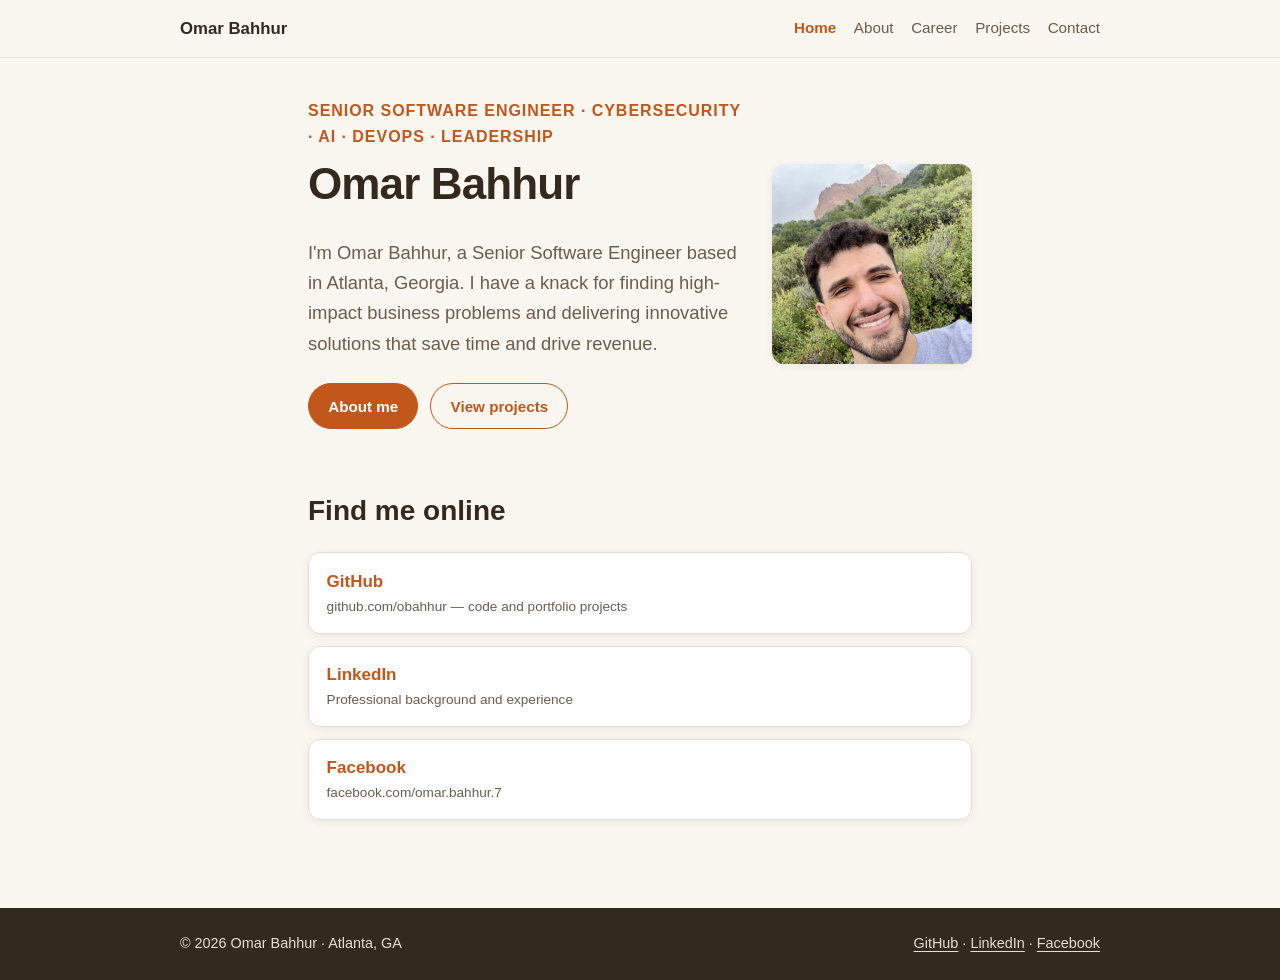
<file: index.html>
<!DOCTYPE html>
<html lang="en">
<head>
  <meta charset="utf-8">
  <meta name="viewport" content="width=device-width, initial-scale=1">
  <title>Omar Bahhur – Senior Software Engineer in Atlanta, GA</title>
  <meta name="description" content="Omar Bahhur is a Senior Software Engineer in Atlanta, Georgia, working across cybersecurity, AI, and engineering leadership. Learn about his background and projects.">
  <link rel="canonical" href="https://omarbahhur.com/">
  <link rel="stylesheet" href="css/style.css">

  <!-- Open Graph -->
  <meta property="og:type" content="website">
  <meta property="og:title" content="Omar Bahhur – Senior Software Engineer">
  <meta property="og:description" content="Senior Software Engineer in Atlanta, Georgia, working across cybersecurity, AI, and engineering leadership.">
  <meta property="og:url" content="https://omarbahhur.com/">
  <meta property="og:image" content="https://omarbahhur.com/images/omar-bahhur.jpg">
  <meta property="og:site_name" content="Omar Bahhur">

  <!-- Twitter card -->
  <meta name="twitter:card" content="summary">
  <meta name="twitter:title" content="Omar Bahhur – Senior Software Engineer">
  <meta name="twitter:description" content="Senior Software Engineer in Atlanta, Georgia, working across cybersecurity, AI, and engineering leadership.">
  <meta name="twitter:image" content="https://omarbahhur.com/images/omar-bahhur.jpg">

  <!-- JSON-LD Person schema -->
  <script type="application/ld+json">
  {
    "@context": "https://schema.org",
    "@type": "Person",
    "name": "Omar Bahhur",
    "url": "https://omarbahhur.com/",
    "image": "https://omarbahhur.com/images/omar-bahhur.jpg",
    "jobTitle": "Senior Software Engineer",
    "alumniOf": {
      "@type": "CollegeOrUniversity",
      "name": "Georgia Institute of Technology",
      "sameAs": "https://www.gatech.edu/"
    },
    "address": {
      "@type": "PostalAddress",
      "addressLocality": "Atlanta",
      "addressRegion": "GA",
      "addressCountry": "US"
    },
    "sameAs": [
      "https://www.linkedin.com/in/omar-bahhur-a6619187",
      "https://github.com/obahhur",
      "https://www.facebook.com/omar.bahhur.7/",
      "https://www.gofundme.com/u/omarbahhur"
    ]
  }
  </script>
</head>
<body>

  <header class="site-header">
    <div class="site-header__inner">
      <a class="site-header__name" href="/">Omar Bahhur</a>
      <nav class="site-nav" aria-label="Main">
        <ul>
          <li><a href="/" aria-current="page">Home</a></li>
          <li><a href="about.html">About</a></li>
          <li><a href="career.html">Career</a></li>
          <li><a href="projects.html">Projects</a></li>
          <li><a href="contact.html">Contact</a></li>
        </ul>
      </nav>
    </div>
  </header>

  <main>
    <section class="hero">
      <!--
        MAIN PORTRAIT — drop your photo in as images/omar-bahhur.jpg
        Guidance: ~1200px on the long edge, compressed (WebP or quality-80 JPG,
        aim for under ~150 KB). This same file is referenced by the JSON-LD
        schema and the Open Graph tags above, so keep the filename exactly
        omar-bahhur.jpg.
      -->
      <figure class="hero__photo">
        <img src="images/omar-bahhur.jpg" alt="Portrait of Omar Bahhur" width="200" height="200">
      </figure>
      <div>
        <p class="hero__role">Senior Software Engineer · Cybersecurity · AI · DevOps · Leadership</p>
        <h1>Omar Bahhur</h1>
        <p class="lede">
          I'm Omar Bahhur, a Senior Software Engineer based in Atlanta, Georgia.
          I have a knack for finding high-impact business problems and delivering
          innovative solutions that save time and drive revenue.
        </p>
        <div class="button-row">
          <a class="button" href="about.html">About me</a>
          <a class="button button--ghost" href="projects.html">View projects</a>
        </div>
      </div>
    </section>

    <section aria-label="Profiles">
      <h2>Find me online</h2>
      <ul class="profile-links">
        <li>
          <a href="https://github.com/obahhur">
            <span class="profile-links__label">GitHub</span>
            <span class="profile-links__detail">github.com/obahhur — code and portfolio projects</span>
          </a>
        </li>
        <li>
          <a href="https://www.linkedin.com/in/omar-bahhur-a6619187">
            <span class="profile-links__label">LinkedIn</span>
            <span class="profile-links__detail">Professional background and experience</span>
          </a>
        </li>
        <li>
          <a href="https://www.facebook.com/omar.bahhur.7/">
            <span class="profile-links__label">Facebook</span>
            <span class="profile-links__detail">facebook.com/omar.bahhur.7</span>
          </a>
        </li>
      </ul>
    </section>
  </main>

  <footer class="site-footer">
    <div class="site-footer__inner">
      <span>© 2026 Omar Bahhur · Atlanta, GA</span>
      <span>
        <a href="https://github.com/obahhur">GitHub</a> ·
        <a href="https://www.linkedin.com/in/omar-bahhur-a6619187">LinkedIn</a> ·
        <a href="https://www.facebook.com/omar.bahhur.7/">Facebook</a>
      </span>
    </div>
  </footer>

</body>
</html>
</file>
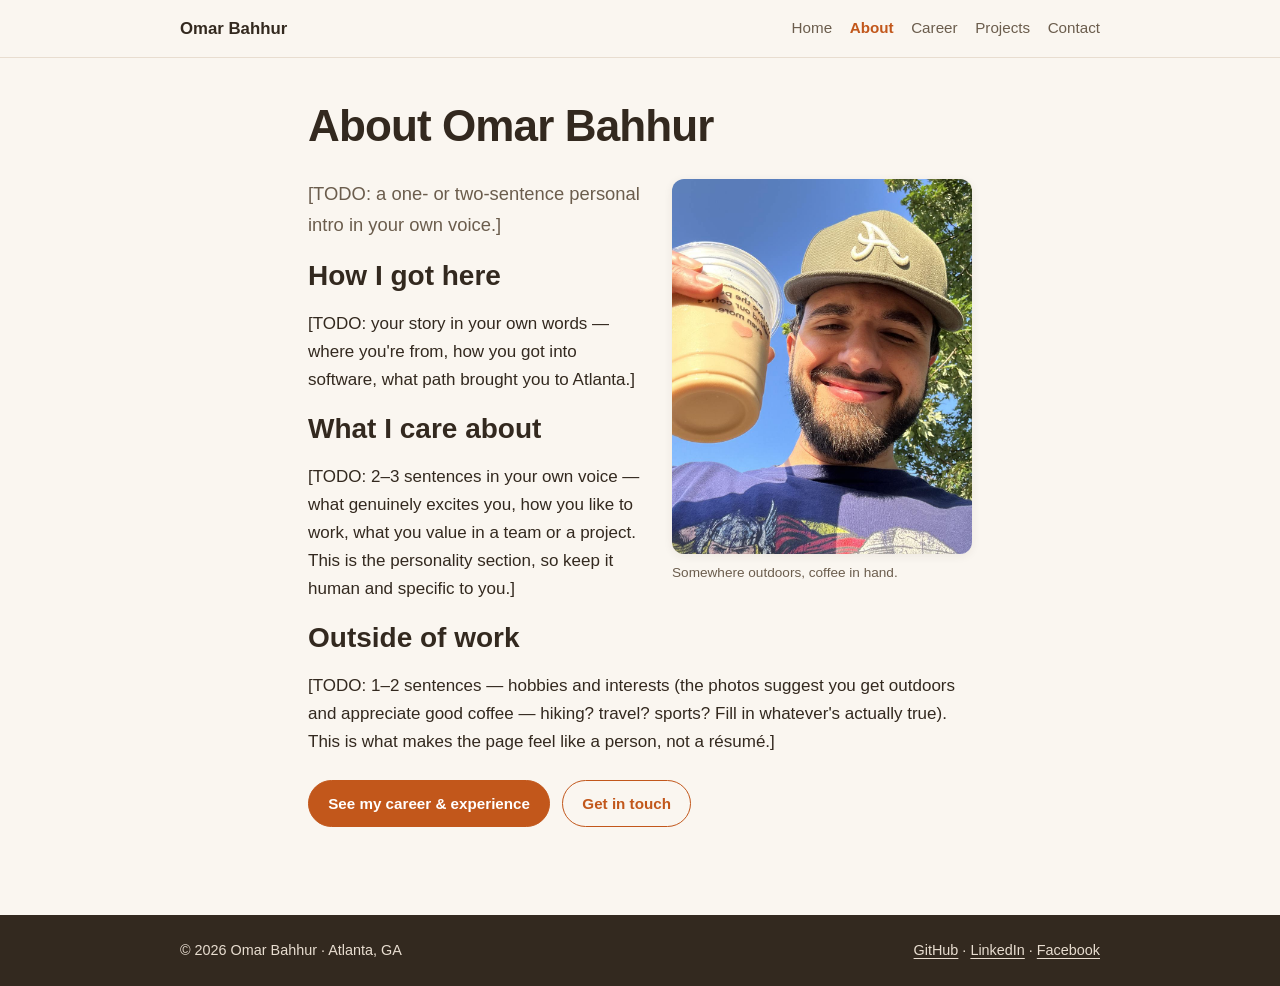
<file: about.html>
<!DOCTYPE html>
<html lang="en">
<head>
  <meta charset="utf-8">
  <meta name="viewport" content="width=device-width, initial-scale=1">
  <title>Omar Bahhur – About</title>
  <meta name="description" content="Get to know Omar Bahhur — a software engineer in Atlanta, Georgia. His story from Cleveland to Atlanta, what drives him, and life outside the code.">
  <!-- TEMPORARY: page still has placeholder content. Remove this noindex line
       and re-add about.html to sitemap.xml once the bio is written. -->
  <meta name="robots" content="noindex">
  <link rel="canonical" href="https://omarbahhur.com/about.html">
  <link rel="stylesheet" href="css/style.css">

  <!-- Open Graph -->
  <meta property="og:type" content="profile">
  <meta property="og:title" content="Omar Bahhur – About">
  <meta property="og:description" content="Get to know Omar Bahhur — a software engineer in Atlanta, Georgia. His story, what drives him, and life outside the code.">
  <meta property="og:url" content="https://omarbahhur.com/about.html">
  <meta property="og:image" content="https://omarbahhur.com/images/omar-bahhur.jpg">
  <meta property="og:site_name" content="Omar Bahhur">

  <!-- Twitter card -->
  <meta name="twitter:card" content="summary">
  <meta name="twitter:title" content="Omar Bahhur – About">
  <meta name="twitter:description" content="Get to know Omar Bahhur — a software engineer in Atlanta, Georgia.">
  <meta name="twitter:image" content="https://omarbahhur.com/images/omar-bahhur.jpg">
</head>
<body>

  <header class="site-header">
    <div class="site-header__inner">
      <a class="site-header__name" href="/">Omar Bahhur</a>
      <nav class="site-nav" aria-label="Main">
        <ul>
          <li><a href="/">Home</a></li>
          <li><a href="about.html" aria-current="page">About</a></li>
          <li><a href="career.html">Career</a></li>
          <li><a href="projects.html">Projects</a></li>
          <li><a href="contact.html">Contact</a></li>
        </ul>
      </nav>
    </div>
  </header>

  <main>
    <h1>About Omar Bahhur</h1>

    <!--
      PERSONAL PHOTO — images/omar-bahhur-about.jpg
      A casual/contextual shot (not the formal portrait). ~1000px+ wide,
      WebP or quality-80 JPG, under ~200 KB.
    -->
    <figure class="figure-photo figure-photo--portrait">
      <img src="images/omar-bahhur-about.jpg" alt="Omar Bahhur in Atlanta, Georgia" width="1000" height="1250">
      <figcaption>Somewhere outdoors, coffee in hand.</figcaption>
    </figure>

    <p class="lede">
      [TODO: a one- or two-sentence personal intro in your own voice.]
    </p>

    <h2>How I got here</h2>
    <p>
      [TODO: your story in your own words — where you're from, how you got into
      software, what path brought you to Atlanta.]
    </p>

    <h2>What I care about</h2>
    <p>
      [TODO: 2–3 sentences in your own voice — what genuinely excites you,
      how you like to work, what you value in a team or a project. This is the
      personality section, so keep it human and specific to you.]
    </p>

    <h2>Outside of work</h2>
    <p>
      [TODO: 1–2 sentences — hobbies and interests (the photos suggest you get
      outdoors and appreciate good coffee — hiking? travel? sports? Fill in
      whatever's actually true). This is what makes the page feel like a person,
      not a résumé.]
    </p>

    <div class="button-row">
      <a class="button" href="career.html">See my career &amp; experience</a>
      <a class="button button--ghost" href="contact.html">Get in touch</a>
    </div>
  </main>

  <footer class="site-footer">
    <div class="site-footer__inner">
      <span>© 2026 Omar Bahhur · Atlanta, GA</span>
      <span>
        <a href="https://github.com/obahhur">GitHub</a> ·
        <a href="https://www.linkedin.com/in/omar-bahhur-a6619187">LinkedIn</a> ·
        <a href="https://www.facebook.com/omar.bahhur.7/">Facebook</a>
      </span>
    </div>
  </footer>

</body>
</html>
</file>
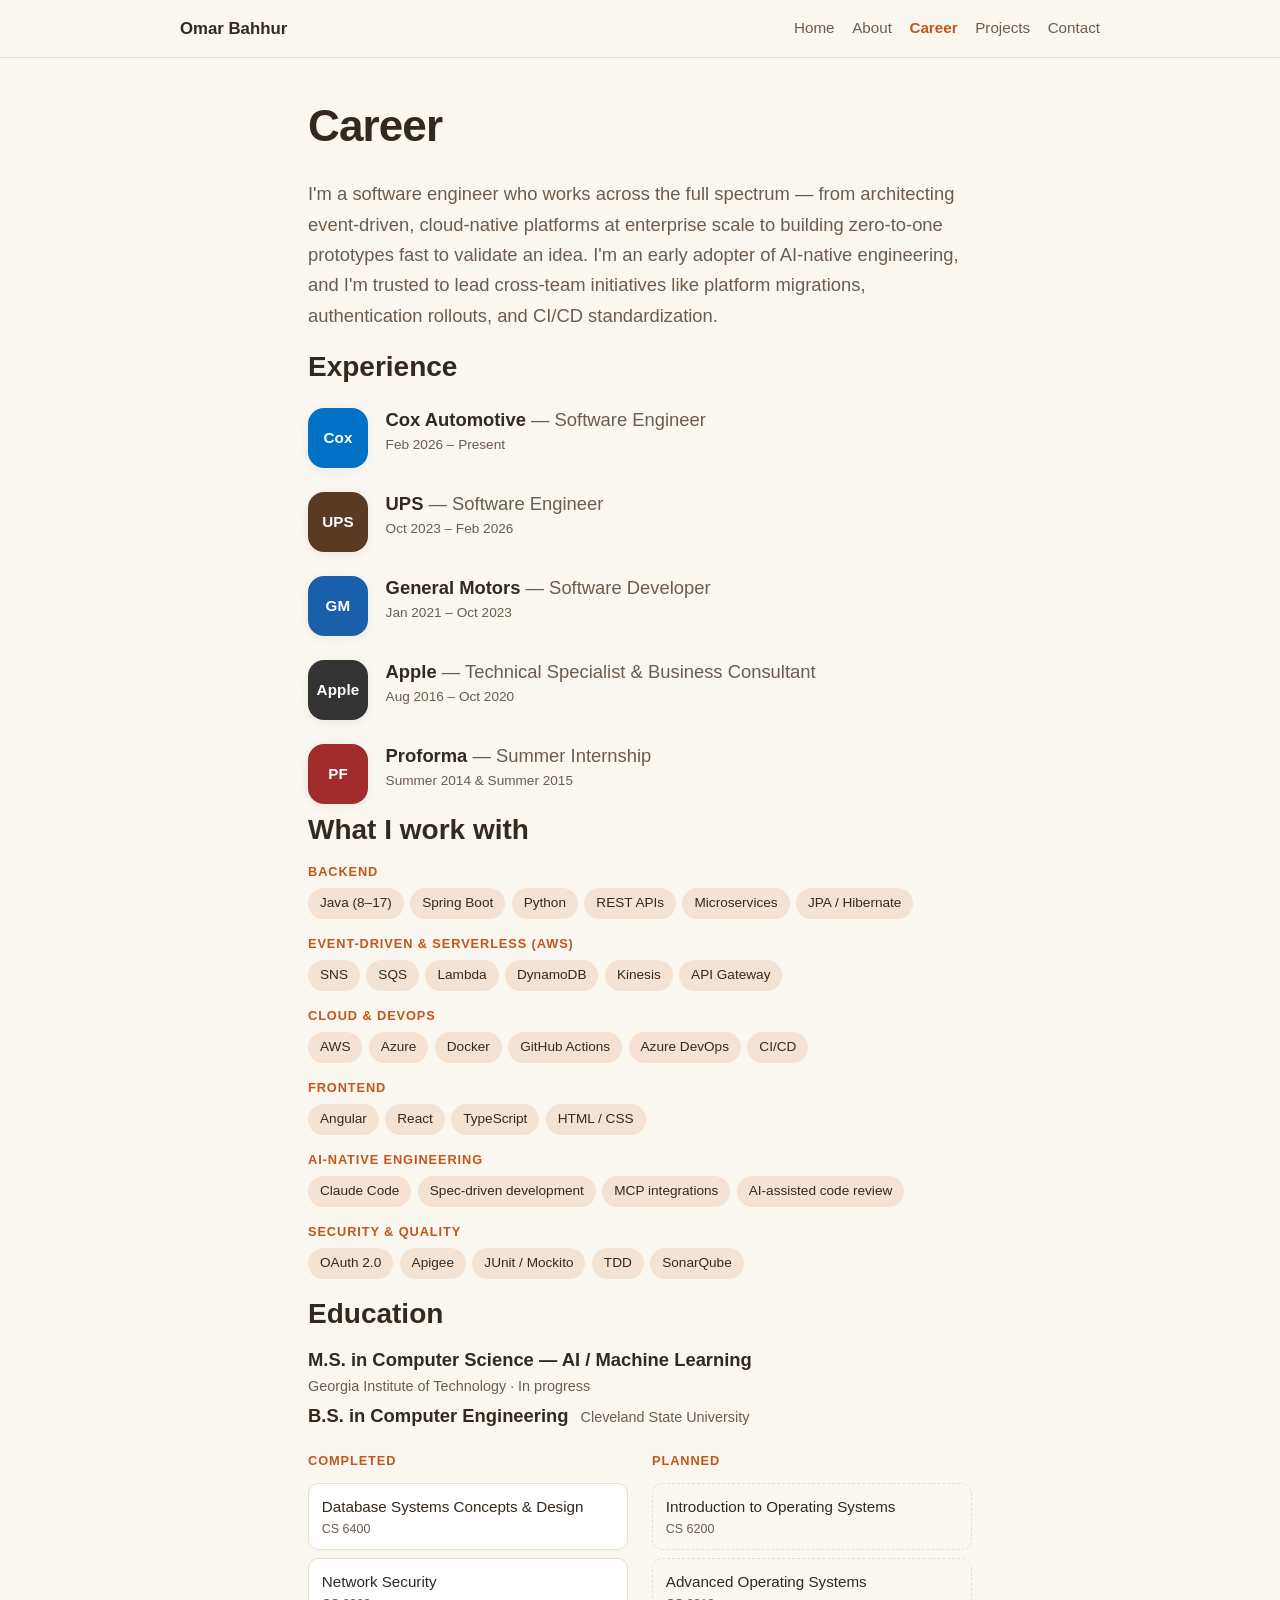
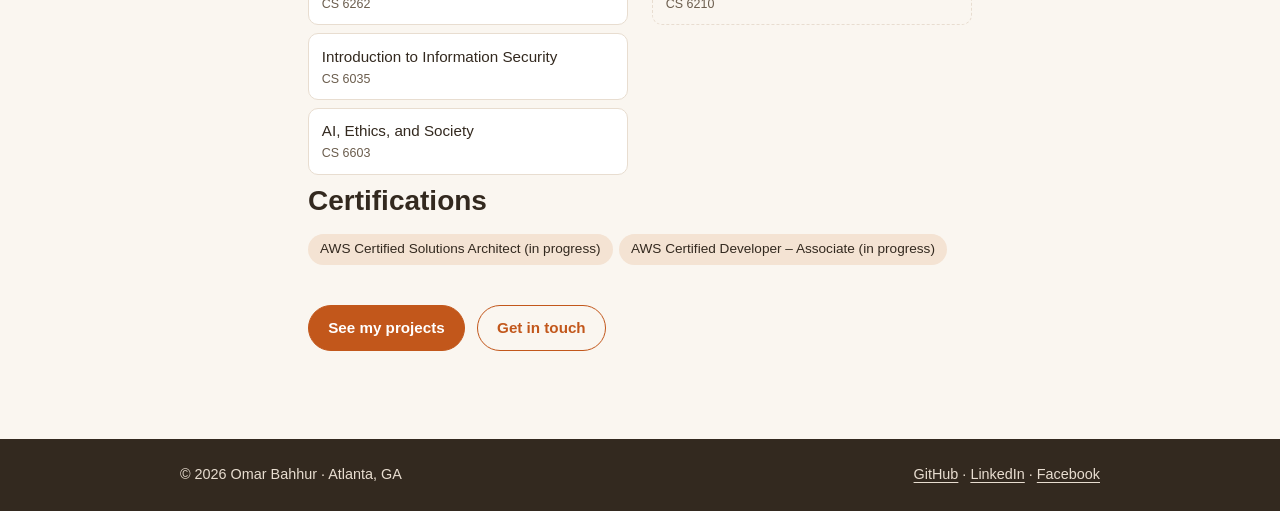
<file: career.html>
<!DOCTYPE html>
<html lang="en">
<head>
  <meta charset="utf-8">
  <meta name="viewport" content="width=device-width, initial-scale=1">
  <title>Omar Bahhur – Career &amp; Experience</title>
  <meta name="description" content="The professional experience of Omar Bahhur, a software engineer in Atlanta — roles at Cox Automotive, UPS, General Motors, and Apple, plus skills and education.">
  <link rel="canonical" href="https://omarbahhur.com/career.html">
  <link rel="stylesheet" href="css/style.css">

  <!-- Open Graph -->
  <meta property="og:type" content="profile">
  <meta property="og:title" content="Omar Bahhur – Career &amp; Experience">
  <meta property="og:description" content="Software engineer in Atlanta with experience at Cox Automotive, UPS, General Motors, and Apple.">
  <meta property="og:url" content="https://omarbahhur.com/career.html">
  <meta property="og:image" content="https://omarbahhur.com/images/omar-bahhur.jpg">
  <meta property="og:site_name" content="Omar Bahhur">

  <!-- Twitter card -->
  <meta name="twitter:card" content="summary">
  <meta name="twitter:title" content="Omar Bahhur – Career &amp; Experience">
  <meta name="twitter:description" content="Software engineer in Atlanta with experience at Cox Automotive, UPS, General Motors, and Apple.">
  <meta name="twitter:image" content="https://omarbahhur.com/images/omar-bahhur.jpg">
</head>
<body>

  <header class="site-header">
    <div class="site-header__inner">
      <a class="site-header__name" href="/">Omar Bahhur</a>
      <nav class="site-nav" aria-label="Main">
        <ul>
          <li><a href="/">Home</a></li>
          <li><a href="about.html">About</a></li>
          <li><a href="career.html" aria-current="page">Career</a></li>
          <li><a href="projects.html">Projects</a></li>
          <li><a href="contact.html">Contact</a></li>
        </ul>
      </nav>
    </div>
  </header>

  <main>
    <h1>Career</h1>

    <p class="lede">
      I'm a software engineer who works across the full spectrum — from
      architecting event-driven, cloud-native platforms at enterprise scale to
      building zero-to-one prototypes fast to validate an idea. I'm an early
      adopter of AI-native engineering, and I'm trusted to lead cross-team
      initiatives like platform migrations, authentication rollouts, and CI/CD
      standardization.
    </p>

    <h2>Experience</h2>
    <!--
      EXPERIENCE — badges are stylized monograms, not official logos.
      Reverse-chronological (most recent first).
    -->
    <ul class="experience">
      <li class="experience__item">
        <span class="company-badge company-badge--cox" aria-hidden="true">Cox</span>
        <div class="experience__body">
          <h3>Cox Automotive <span class="experience__role">— Software Engineer</span></h3>
          <p class="experience__meta">Feb 2026 – Present</p>
        </div>
      </li>
      <li class="experience__item">
        <span class="company-badge company-badge--ups" aria-hidden="true">UPS</span>
        <div class="experience__body">
          <h3>UPS <span class="experience__role">— Software Engineer</span></h3>
          <p class="experience__meta">Oct 2023 – Feb 2026</p>
        </div>
      </li>
      <li class="experience__item">
        <span class="company-badge company-badge--gm" aria-hidden="true">GM</span>
        <div class="experience__body">
          <h3>General Motors <span class="experience__role">— Software Developer</span></h3>
          <p class="experience__meta">Jan 2021 – Oct 2023</p>
        </div>
      </li>
      <li class="experience__item">
        <span class="company-badge company-badge--apple" aria-hidden="true">Apple</span>
        <div class="experience__body">
          <h3>Apple <span class="experience__role">— Technical Specialist &amp; Business Consultant</span></h3>
          <p class="experience__meta">Aug 2016 – Oct 2020</p>
        </div>
      </li>
      <li class="experience__item">
        <span class="company-badge company-badge--proforma" aria-hidden="true">PF</span>
        <div class="experience__body">
          <h3>Proforma <span class="experience__role">— Summer Internship</span></h3>
          <p class="experience__meta">Summer 2014 &amp; Summer 2015</p>
        </div>
      </li>
    </ul>

    <h2>What I work with</h2>
    <div class="skill-group">
      <h3>Backend</h3>
      <ul class="tags">
        <li>Java (8–17)</li><li>Spring Boot</li><li>Python</li>
        <li>REST APIs</li><li>Microservices</li><li>JPA / Hibernate</li>
      </ul>
    </div>
    <div class="skill-group">
      <h3>Event-Driven &amp; Serverless (AWS)</h3>
      <ul class="tags">
        <li>SNS</li><li>SQS</li><li>Lambda</li><li>DynamoDB</li>
        <li>Kinesis</li><li>API Gateway</li>
      </ul>
    </div>
    <div class="skill-group">
      <h3>Cloud &amp; DevOps</h3>
      <ul class="tags">
        <li>AWS</li><li>Azure</li><li>Docker</li>
        <li>GitHub Actions</li><li>Azure DevOps</li><li>CI/CD</li>
      </ul>
    </div>
    <div class="skill-group">
      <h3>Frontend</h3>
      <ul class="tags">
        <li>Angular</li><li>React</li><li>TypeScript</li><li>HTML / CSS</li>
      </ul>
    </div>
    <div class="skill-group">
      <h3>AI-Native Engineering</h3>
      <ul class="tags">
        <li>Claude Code</li><li>Spec-driven development</li>
        <li>MCP integrations</li><li>AI-assisted code review</li>
      </ul>
    </div>
    <div class="skill-group">
      <h3>Security &amp; Quality</h3>
      <ul class="tags">
        <li>OAuth 2.0</li><li>Apigee</li><li>JUnit / Mockito</li>
        <li>TDD</li><li>SonarQube</li>
      </ul>
    </div>

    <h2>Education</h2>
    <div class="education-school">
      <h3>M.S. in Computer Science — AI / Machine Learning</h3>
      <span class="education-meta">Georgia Institute of Technology · In progress</span>
    </div>
    <div class="education-school">
      <h3>B.S. in Computer Engineering</h3>
      <span class="education-meta">Cleveland State University</span>
    </div>

    <!--
      COURSES (Georgia Tech OMSCS) — move a course from "Planned" to
      "Completed" as you finish it. Each <li>: title on the first line,
      course code in the <span class="course-code">.
    -->
    <div class="course-columns">
      <div class="course-group">
        <h4>Completed</h4>
        <ul class="course-list">
          <li>Database Systems Concepts &amp; Design
            <span class="course-code">CS 6400</span></li>
          <li>Network Security
            <span class="course-code">CS 6262</span></li>
          <li>Introduction to Information Security
            <span class="course-code">CS 6035</span></li>
          <li>AI, Ethics, and Society
            <span class="course-code">CS 6603</span></li>
        </ul>
      </div>
      <div class="course-group">
        <h4>Planned</h4>
        <ul class="course-list course-list--planned">
          <li>Introduction to Operating Systems
            <span class="course-code">CS 6200</span></li>
          <li>Advanced Operating Systems
            <span class="course-code">CS 6210</span></li>
        </ul>
      </div>
    </div>

    <h2>Certifications</h2>
    <ul class="tags">
      <li>AWS Certified Solutions Architect (in progress)</li>
      <li>AWS Certified Developer – Associate (in progress)</li>
    </ul>

    <div class="button-row" style="margin-top: 2.5rem;">
      <a class="button" href="projects.html">See my projects</a>
      <a class="button button--ghost" href="contact.html">Get in touch</a>
    </div>
  </main>

  <footer class="site-footer">
    <div class="site-footer__inner">
      <span>© 2026 Omar Bahhur · Atlanta, GA</span>
      <span>
        <a href="https://github.com/obahhur">GitHub</a> ·
        <a href="https://www.linkedin.com/in/omar-bahhur-a6619187">LinkedIn</a> ·
        <a href="https://www.facebook.com/omar.bahhur.7/">Facebook</a>
      </span>
    </div>
  </footer>

</body>
</html>
</file>
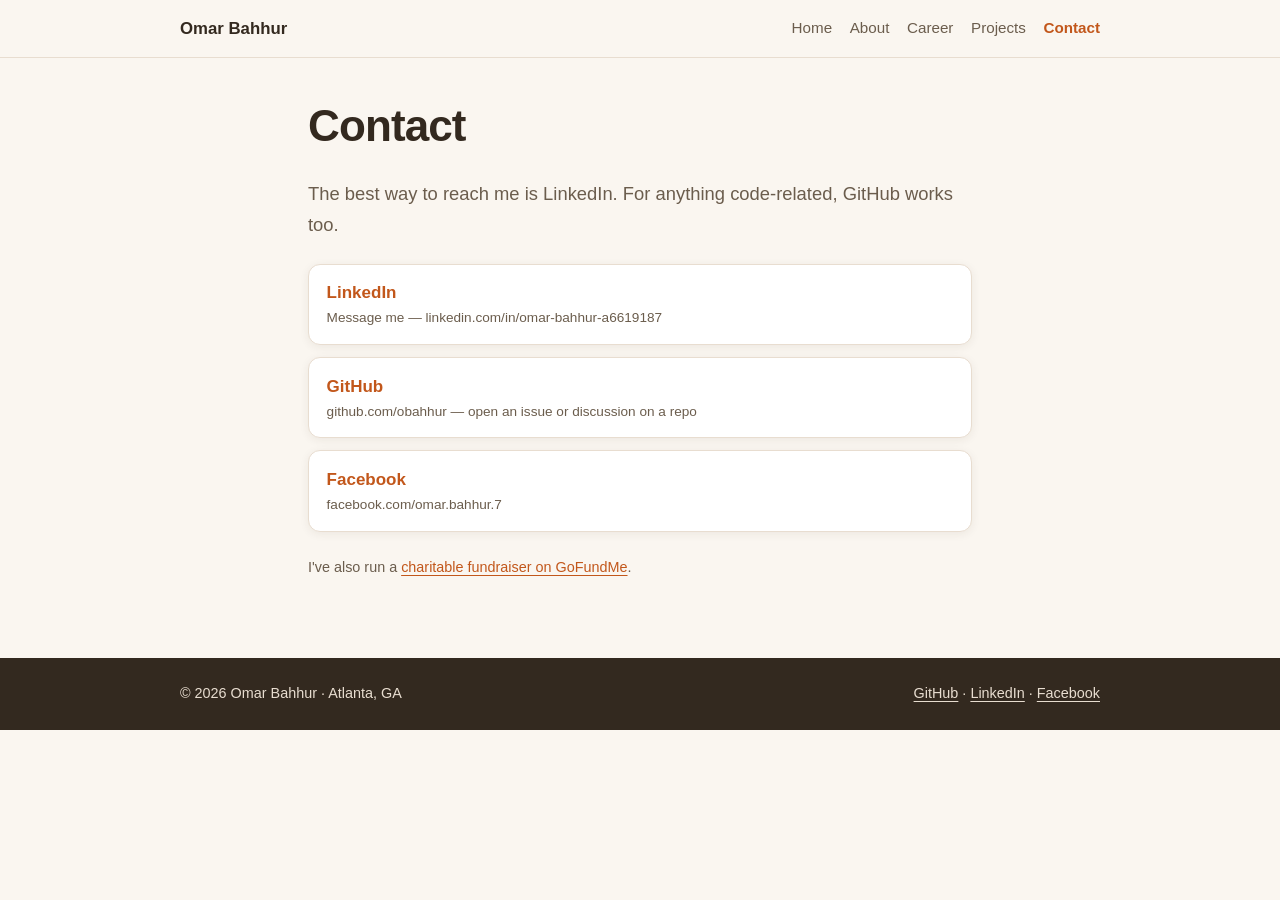
<file: contact.html>
<!DOCTYPE html>
<html lang="en">
<head>
  <meta charset="utf-8">
  <meta name="viewport" content="width=device-width, initial-scale=1">
  <title>Omar Bahhur – Contact</title>
  <meta name="description" content="Get in touch with Omar Bahhur, Senior Software Engineer in Atlanta, Georgia — reach out via LinkedIn or GitHub.">
  <link rel="canonical" href="https://omarbahhur.com/contact.html">
  <link rel="stylesheet" href="css/style.css">

  <!-- Open Graph -->
  <meta property="og:type" content="website">
  <meta property="og:title" content="Omar Bahhur – Contact">
  <meta property="og:description" content="Get in touch with Omar Bahhur via LinkedIn or GitHub.">
  <meta property="og:url" content="https://omarbahhur.com/contact.html">
  <meta property="og:image" content="https://omarbahhur.com/images/omar-bahhur.jpg">
  <meta property="og:site_name" content="Omar Bahhur">

  <!-- Twitter card -->
  <meta name="twitter:card" content="summary">
  <meta name="twitter:title" content="Omar Bahhur – Contact">
  <meta name="twitter:description" content="Get in touch with Omar Bahhur via LinkedIn or GitHub.">
  <meta name="twitter:image" content="https://omarbahhur.com/images/omar-bahhur.jpg">
</head>
<body>

  <header class="site-header">
    <div class="site-header__inner">
      <a class="site-header__name" href="/">Omar Bahhur</a>
      <nav class="site-nav" aria-label="Main">
        <ul>
          <li><a href="/">Home</a></li>
          <li><a href="about.html">About</a></li>
          <li><a href="career.html">Career</a></li>
          <li><a href="projects.html">Projects</a></li>
          <li><a href="contact.html" aria-current="page">Contact</a></li>
        </ul>
      </nav>
    </div>
  </header>

  <main>
    <h1>Contact</h1>
    <p class="lede">
      The best way to reach me is LinkedIn. For anything code-related,
      GitHub works too.
    </p>

    <ul class="profile-links">
      <li>
        <a href="https://www.linkedin.com/in/omar-bahhur-a6619187">
          <span class="profile-links__label">LinkedIn</span>
          <span class="profile-links__detail">Message me — linkedin.com/in/omar-bahhur-a6619187</span>
        </a>
      </li>
      <li>
        <a href="https://github.com/obahhur">
          <span class="profile-links__label">GitHub</span>
          <span class="profile-links__detail">github.com/obahhur — open an issue or discussion on a repo</span>
        </a>
      </li>
      <li>
        <a href="https://www.facebook.com/omar.bahhur.7/">
          <span class="profile-links__label">Facebook</span>
          <span class="profile-links__detail">facebook.com/omar.bahhur.7</span>
        </a>
      </li>
    </ul>

    <p class="contact-aside">
      I've also run a
      <a href="https://www.gofundme.com/f/6cp7dj4">charitable fundraiser on GoFundMe</a>.
    </p>
    <!-- No public email by request; add a mailto: entry here later if that changes. -->
  </main>

  <footer class="site-footer">
    <div class="site-footer__inner">
      <span>© 2026 Omar Bahhur · Atlanta, GA</span>
      <span>
        <a href="https://github.com/obahhur">GitHub</a> ·
        <a href="https://www.linkedin.com/in/omar-bahhur-a6619187">LinkedIn</a> ·
        <a href="https://www.facebook.com/omar.bahhur.7/">Facebook</a>
      </span>
    </div>
  </footer>

</body>
</html>
</file>
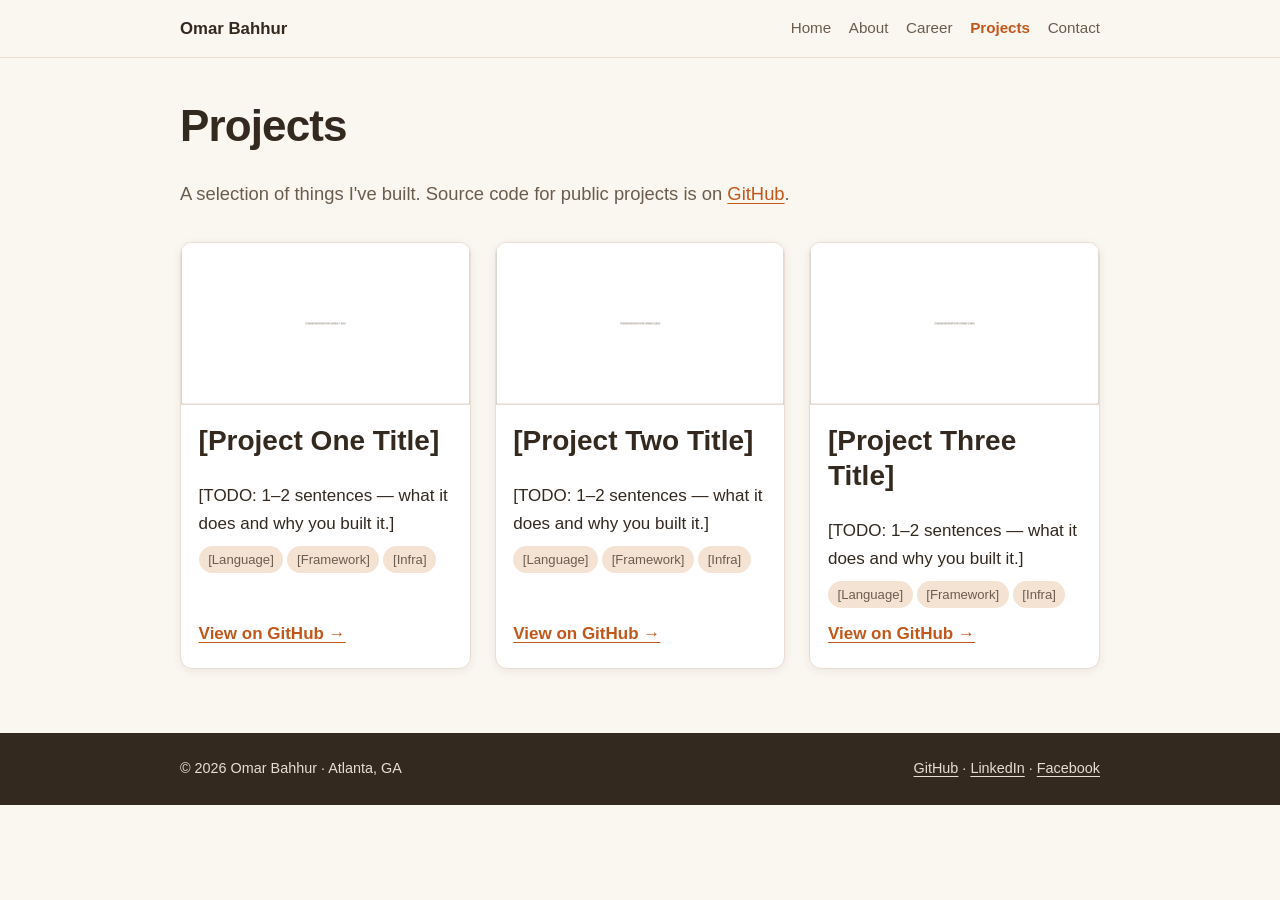
<file: projects.html>
<!DOCTYPE html>
<html lang="en">
<head>
  <meta charset="utf-8">
  <meta name="viewport" content="width=device-width, initial-scale=1">
  <title>Omar Bahhur – Projects</title>
  <meta name="description" content="Software projects by Omar Bahhur — apps and tools spanning cybersecurity, AI, and full-stack engineering, with source code on GitHub.">
  <!-- TEMPORARY: page still has placeholder project cards. Remove this noindex
       line and re-add projects.html to sitemap.xml once real projects are in. -->
  <meta name="robots" content="noindex">
  <link rel="canonical" href="https://omarbahhur.com/projects.html">
  <link rel="stylesheet" href="css/style.css">

  <!-- Open Graph -->
  <meta property="og:type" content="website">
  <meta property="og:title" content="Omar Bahhur – Projects">
  <meta property="og:description" content="Software projects by Omar Bahhur — apps and tools spanning cybersecurity, AI, and full-stack engineering.">
  <meta property="og:url" content="https://omarbahhur.com/projects.html">
  <meta property="og:image" content="https://omarbahhur.com/images/omar-bahhur.jpg">
  <meta property="og:site_name" content="Omar Bahhur">

  <!-- Twitter card -->
  <meta name="twitter:card" content="summary">
  <meta name="twitter:title" content="Omar Bahhur – Projects">
  <meta name="twitter:description" content="Software projects by Omar Bahhur — cybersecurity, AI, and full-stack engineering.">
  <meta name="twitter:image" content="https://omarbahhur.com/images/omar-bahhur.jpg">
</head>
<body>

  <header class="site-header">
    <div class="site-header__inner">
      <a class="site-header__name" href="/">Omar Bahhur</a>
      <nav class="site-nav" aria-label="Main">
        <ul>
          <li><a href="/">Home</a></li>
          <li><a href="about.html">About</a></li>
          <li><a href="career.html">Career</a></li>
          <li><a href="projects.html" aria-current="page">Projects</a></li>
          <li><a href="contact.html">Contact</a></li>
        </ul>
      </nav>
    </div>
  </header>

  <main class="wide">
    <h1>Projects</h1>
    <p class="lede">
      A selection of things I've built. Source code for public projects is on
      <a href="https://github.com/obahhur">GitHub</a>.
    </p>

    <!-- ============================================================
      TODO: PROJECT ENTRIES — three placeholder cards below. For each:
      1. Replace the title, description, and stack tags.
      2. Point the link at the real repo (or live app).
      3. Drop a screenshot in as images/project-1.png (and -2, -3).
         Guidance: 1200×675 (16:9), WebP or PNG, under ~150 KB each.
    ============================================================ -->
    <div class="project-grid">

      <article class="project-card">
        <img class="project-card__shot" src="images/project-1.png" alt="Screenshot of [Project One] by Omar Bahhur" width="1200" height="675">
        <div class="project-card__body">
          <h2>[Project One Title]</h2>
          <p>[TODO: 1–2 sentences — what it does and why you built it.]</p>
          <p class="project-card__stack">
            <span>[Language]</span><span>[Framework]</span><span>[Infra]</span>
          </p>
          <a class="project-card__link" href="https://github.com/obahhur">View on GitHub →</a>
        </div>
      </article>

      <article class="project-card">
        <img class="project-card__shot" src="images/project-2.png" alt="Screenshot of [Project Two] by Omar Bahhur" width="1200" height="675">
        <div class="project-card__body">
          <h2>[Project Two Title]</h2>
          <p>[TODO: 1–2 sentences — what it does and why you built it.]</p>
          <p class="project-card__stack">
            <span>[Language]</span><span>[Framework]</span><span>[Infra]</span>
          </p>
          <a class="project-card__link" href="https://github.com/obahhur">View on GitHub →</a>
        </div>
      </article>

      <article class="project-card">
        <img class="project-card__shot" src="images/project-3.png" alt="Screenshot of [Project Three] by Omar Bahhur" width="1200" height="675">
        <div class="project-card__body">
          <h2>[Project Three Title]</h2>
          <p>[TODO: 1–2 sentences — what it does and why you built it.]</p>
          <p class="project-card__stack">
            <span>[Language]</span><span>[Framework]</span><span>[Infra]</span>
          </p>
          <a class="project-card__link" href="https://github.com/obahhur">View on GitHub →</a>
        </div>
      </article>

    </div>
  </main>

  <footer class="site-footer">
    <div class="site-footer__inner">
      <span>© 2026 Omar Bahhur · Atlanta, GA</span>
      <span>
        <a href="https://github.com/obahhur">GitHub</a> ·
        <a href="https://www.linkedin.com/in/omar-bahhur-a6619187">LinkedIn</a> ·
        <a href="https://www.facebook.com/omar.bahhur.7/">Facebook</a>
      </span>
    </div>
  </footer>

</body>
</html>
</file>
<file: css/style.css>
/* ==========================================================================
   omarbahhur.com — single stylesheet, no build step, no external requests.
   Mobile-first. System font stack only.

   THEME — the entire look of the site is controlled by the variables below.
   To restyle (e.g. switch warm → dark/technical), edit ONLY this block.
   ========================================================================== */

:root {
  /* -- Palette (current theme: warm & friendly) -- */
  --color-bg:            #faf6f0;  /* page background */
  --color-surface:       #ffffff;  /* cards, elevated areas */
  --color-text:          #33291f;  /* body text */
  --color-text-soft:     #6b5d4d;  /* secondary text, captions */
  --color-accent:        #c2571b;  /* links, buttons, highlights */
  --color-accent-soft:   #f4e3d3;  /* tinted backgrounds, tags */
  --color-border:        #e8ddd0;  /* hairlines, card edges */
  --color-footer-bg:     #33291f;  /* footer background */
  --color-footer-text:   #e8ddd0;  /* footer text */

  /* -- Typography -- */
  --font-body: -apple-system, BlinkMacSystemFont, "Segoe UI", Roboto,
               "Helvetica Neue", Arial, sans-serif;
  --font-size-base: 1.0625rem;   /* 17px */
  --line-height-base: 1.65;

  /* -- Shape & depth -- */
  --radius: 12px;
  --shadow-card: 0 2px 10px rgba(51, 41, 31, 0.07);

  /* -- Layout -- */
  --content-width: 44rem;
  --content-width-wide: 60rem;   /* projects grid */
  --space: 1.25rem;
}

/* ==========================================================================
   Base
   ========================================================================== */

*,
*::before,
*::after {
  box-sizing: border-box;
}

body {
  margin: 0;
  background: var(--color-bg);
  color: var(--color-text);
  font-family: var(--font-body);
  font-size: var(--font-size-base);
  line-height: var(--line-height-base);
  -webkit-font-smoothing: antialiased;
}

img {
  max-width: 100%;
  height: auto;
  display: block;
}

h1, h2, h3 {
  line-height: 1.25;
  margin: 0 0 0.6em;
}

h1 { font-size: clamp(2rem, 6vw, 2.75rem); letter-spacing: -0.02em; }
h2 { font-size: clamp(1.4rem, 4vw, 1.75rem); }
h3 { font-size: 1.15rem; }

p { margin: 0 0 1em; }

a {
  color: var(--color-accent);
  text-underline-offset: 3px;
}

a:hover { text-decoration-thickness: 2px; }

/* ==========================================================================
   Header & nav
   ========================================================================== */

.site-header {
  border-bottom: 1px solid var(--color-border);
  background: var(--color-bg);
}

.site-header__inner {
  max-width: var(--content-width-wide);
  margin: 0 auto;
  padding: 0.9rem var(--space);
  display: flex;
  flex-wrap: wrap;
  align-items: center;
  justify-content: space-between;
  gap: 0.5rem 1rem;
}

.site-header__name {
  font-weight: 700;
  font-size: 1.05rem;
  color: var(--color-text);
  text-decoration: none;
}

.site-nav ul {
  list-style: none;
  margin: 0;
  padding: 0;
  display: flex;
  gap: 1.1rem;
}

.site-nav a {
  color: var(--color-text-soft);
  text-decoration: none;
  font-size: 0.95rem;
}

.site-nav a:hover { color: var(--color-accent); }

.site-nav a[aria-current="page"] {
  color: var(--color-accent);
  font-weight: 600;
}

/* ==========================================================================
   Main layout
   ========================================================================== */

main {
  max-width: var(--content-width);
  margin: 0 auto;
  padding: 2.5rem var(--space) 4rem;
}

main.wide { max-width: var(--content-width-wide); }

.lede {
  font-size: 1.15rem;
  color: var(--color-text-soft);
}

/* ==========================================================================
   Hero (home page)
   ========================================================================== */

.hero {
  display: grid;
  gap: 1.75rem;
  align-items: center;
  margin-bottom: 2.5rem;
}

@media (min-width: 640px) {
  .hero { grid-template-columns: 1fr auto; }
  .hero__photo { order: 2; }
}

.hero__role {
  color: var(--color-accent);
  font-weight: 600;
  margin: 0 0 0.35em;
  font-size: 1rem;
  text-transform: uppercase;
  letter-spacing: 0.06em;
}

.hero__photo img,
.figure-photo img {
  border-radius: var(--radius);
  box-shadow: var(--shadow-card);
}

.hero__photo img {
  width: 200px;
  height: 200px;
  object-fit: cover;
}

figure {
  margin: 0 0 1.5rem;
}

/* Portrait photos: don't let them span the full column width */
.figure-photo--portrait {
  max-width: 340px;
}

@media (min-width: 640px) {
  .figure-photo--portrait {
    float: right;
    max-width: 300px;
    margin: 0 0 1rem 1.5rem;
  }
}

figcaption {
  font-size: 0.85rem;
  color: var(--color-text-soft);
  margin-top: 0.5rem;
}

/* ==========================================================================
   Buttons & profile links
   ========================================================================== */

.button-row {
  display: flex;
  flex-wrap: wrap;
  gap: 0.75rem;
  margin: 1.5rem 0;
}

.button {
  display: inline-block;
  padding: 0.6rem 1.2rem;
  border-radius: 999px;
  text-decoration: none;
  font-weight: 600;
  font-size: 0.95rem;
  background: var(--color-accent);
  color: #fff;
  border: 1px solid var(--color-accent);
}

.button--ghost {
  background: transparent;
  color: var(--color-accent);
}

.button:hover { opacity: 0.9; }

.profile-links {
  list-style: none;
  padding: 0;
  margin: 1.5rem 0;
  display: flex;
  flex-direction: column;
  gap: 0.75rem;
}

.profile-links a {
  display: block;
  padding: 0.9rem 1.1rem;
  background: var(--color-surface);
  border: 1px solid var(--color-border);
  border-radius: var(--radius);
  text-decoration: none;
  color: var(--color-text);
  box-shadow: var(--shadow-card);
}

.profile-links a:hover { border-color: var(--color-accent); }

.profile-links .profile-links__label {
  font-weight: 600;
  color: var(--color-accent);
}

.profile-links .profile-links__detail {
  display: block;
  font-size: 0.85rem;
  color: var(--color-text-soft);
}

.contact-aside {
  font-size: 0.9rem;
  color: var(--color-text-soft);
  margin-top: 1.5rem;
}

/* ==========================================================================
   Project cards
   ========================================================================== */

.project-grid {
  display: grid;
  gap: 1.5rem;
  margin-top: 2rem;
}

@media (min-width: 700px) {
  .project-grid { grid-template-columns: repeat(3, 1fr); }
}

.project-card {
  background: var(--color-surface);
  border: 1px solid var(--color-border);
  border-radius: var(--radius);
  box-shadow: var(--shadow-card);
  overflow: hidden;
  display: flex;
  flex-direction: column;
}

.project-card__body {
  padding: 1.1rem 1.1rem 1.25rem;
  display: flex;
  flex-direction: column;
  gap: 0.5rem;
  flex: 1;
}

.project-card__body p { margin: 0; }

.project-card__stack {
  font-size: 0.82rem;
  color: var(--color-text-soft);
}

.project-card__stack span {
  display: inline-block;
  background: var(--color-accent-soft);
  border-radius: 999px;
  padding: 0.15rem 0.6rem;
  margin: 0 0.25rem 0.25rem 0;
}

.project-card__link { margin-top: auto; font-weight: 600; }

.project-card__shot {
  aspect-ratio: 16 / 9;
  object-fit: cover;
  border-bottom: 1px solid var(--color-border);
}

/* ==========================================================================
   Experience / company badges

   NOTE: badges are stylized text monograms, NOT official company logos
   (trademarks belong to their owners). To use a real logo you have rights
   to, drop an image into the .company-badge and hide the text.
   ========================================================================== */

.experience {
  list-style: none;
  margin: 1.5rem 0 0.5rem;
  padding: 0;
  display: flex;
  flex-direction: column;
  gap: 1.5rem;
}

.experience__item {
  display: grid;
  grid-template-columns: auto 1fr;
  gap: 1rem 1.1rem;
  align-items: start;
}

.company-badge {
  width: 60px;
  height: 60px;
  border-radius: 16px;
  display: flex;
  align-items: center;
  justify-content: center;
  font-weight: 700;
  font-size: 0.95rem;
  color: #fff;
  letter-spacing: 0.01em;
  box-shadow: var(--shadow-card);
  /* gentle float; disabled under prefers-reduced-motion below */
  animation: badge-float 4.5s ease-in-out infinite;
  will-change: transform;
}

/* Per-company tint (brand-ish colors, used only as styling — not logos). */
.company-badge--cox      { background: #0071c5; }
.company-badge--ups      { background: #5a3a22; }
.company-badge--gm       { background: #1a5fab; }
.company-badge--apple    { background: #333333; }
.company-badge--proforma { background: #a02c2c; }

/* Stagger the float so they don't bob in unison. */
.experience__item:nth-child(2) .company-badge { animation-delay: 0.7s; }
.experience__item:nth-child(3) .company-badge { animation-delay: 1.4s; }
.experience__item:nth-child(4) .company-badge { animation-delay: 2.1s; }
.experience__item:nth-child(5) .company-badge { animation-delay: 2.8s; }

@keyframes badge-float {
  0%, 100% { transform: translateY(0); }
  50%      { transform: translateY(-7px); }
}

@media (prefers-reduced-motion: reduce) {
  .company-badge { animation: none; }
}

.experience__body h3 { margin: 0 0 0.15rem; }

.experience__role { font-weight: 400; color: var(--color-text-soft); }

.experience__meta {
  font-size: 0.85rem;
  color: var(--color-text-soft);
  margin: 0 0 0.5rem;
}

.experience__body p:last-child { margin-bottom: 0; }

/* ==========================================================================
   Skill tags (career page)
   ========================================================================== */

.skill-group { margin-bottom: 1.1rem; }

.skill-group h3 {
  font-size: 0.8rem;
  text-transform: uppercase;
  letter-spacing: 0.07em;
  color: var(--color-accent);
  margin: 0 0 0.5rem;
}

.tags {
  list-style: none;
  padding: 0;
  margin: 0;
  display: flex;
  flex-wrap: wrap;
  gap: 0.4rem;
}

.tags li {
  background: var(--color-accent-soft);
  color: var(--color-text);
  border-radius: 999px;
  padding: 0.25rem 0.75rem;
  font-size: 0.85rem;
}

/* ==========================================================================
   Education / courses
   ========================================================================== */

.education-school {
  display: flex;
  flex-wrap: wrap;
  align-items: baseline;
  gap: 0.25rem 0.75rem;
  margin-bottom: 0.35rem;
}

.education-school h3 { margin: 0; }

.education-school .education-meta {
  color: var(--color-text-soft);
  font-size: 0.9rem;
}

.course-columns {
  display: grid;
  gap: 1.5rem;
  margin: 1.25rem 0 0.5rem;
}

@media (min-width: 600px) {
  .course-columns { grid-template-columns: 1fr 1fr; }
}

.course-group h4 {
  margin: 0 0 0.75rem;
  font-size: 0.8rem;
  text-transform: uppercase;
  letter-spacing: 0.07em;
  color: var(--color-accent);
}

.course-list {
  list-style: none;
  margin: 0;
  padding: 0;
  display: flex;
  flex-direction: column;
  gap: 0.5rem;
}

.course-list li {
  background: var(--color-surface);
  border: 1px solid var(--color-border);
  border-radius: 10px;
  padding: 0.6rem 0.8rem;
  font-size: 0.95rem;
}

.course-list li .course-code {
  display: block;
  font-size: 0.78rem;
  color: var(--color-text-soft);
}

.course-list--planned li {
  background: transparent;
  border-style: dashed;
}

/* ==========================================================================
   Footer
   ========================================================================== */

.site-footer {
  background: var(--color-footer-bg);
  color: var(--color-footer-text);
  font-size: 0.9rem;
}

.site-footer__inner {
  max-width: var(--content-width-wide);
  margin: 0 auto;
  padding: 1.5rem var(--space);
  display: flex;
  flex-wrap: wrap;
  justify-content: space-between;
  gap: 0.5rem 1.5rem;
}

.site-footer a { color: inherit; }

/* ==========================================================================
   404
   ========================================================================== */

.error-page {
  text-align: center;
  padding-top: 4rem;
}

.error-page .error-code {
  font-size: 5rem;
  font-weight: 700;
  color: var(--color-accent);
  line-height: 1;
  margin-bottom: 0.25em;
}
</file>
